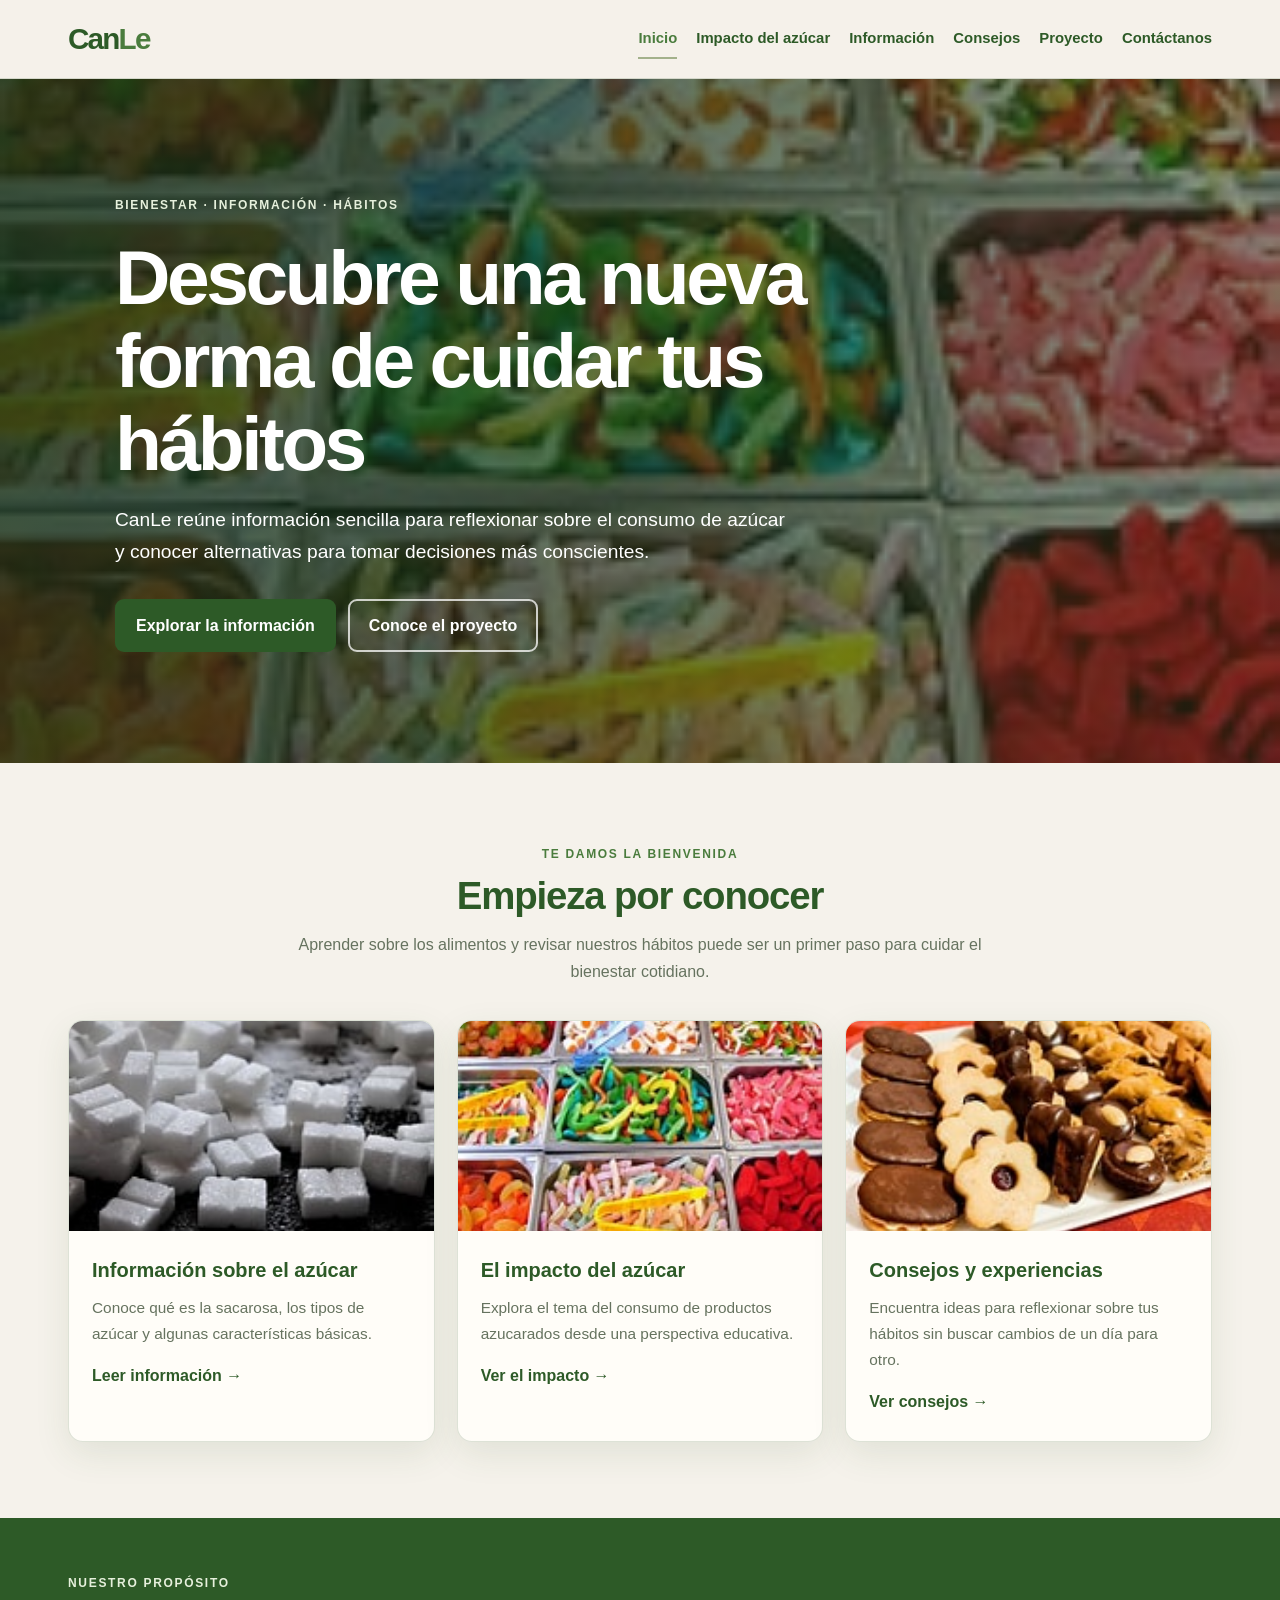
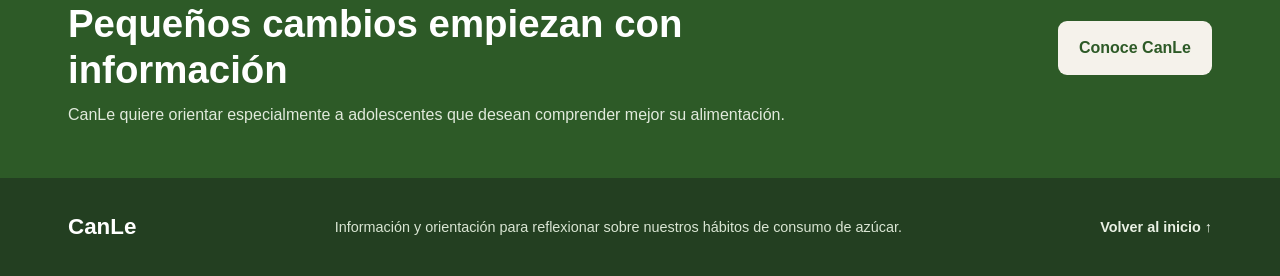
<file: index.html>
<!DOCTYPE html>
<html lang="es">
<head>
  <meta charset="UTF-8">
  <meta name="viewport" content="width=device-width, initial-scale=1.0">
  <meta name="description" content="CanLe: una página educativa sobre el azúcar, los hábitos y el bienestar.">
  <title>CanLe | Inicio</title>
  <link rel="stylesheet" href="styles.css">
  
</head>
<body>
<header class="site-header">
  <div class="header-inner">
    <a class="logo" href="index.html" aria-label="CanLe, página principal">Can<span>Le</span></a>
    <nav class="nav-links" aria-label="Navegación principal"><a href="index.html" aria-current="page">Inicio</a><a href="inicio.html">Impacto del azúcar</a><a href="informacion.html">Información</a><a href="consejos.html">Consejos</a><a href="proyecto.html">Proyecto</a><a href="contactanos.html">Contáctanos</a></nav>
  </div>
</header>
<main><section class="hero hero-home">
  <div class="hero-content">
    <span class="eyebrow eyebrow-light">Bienestar · Información · Hábitos</span>
    <h1>Descubre una nueva forma de cuidar tus hábitos</h1>
    <p>CanLe reúne información sencilla para reflexionar sobre el consumo de azúcar y conocer alternativas para tomar decisiones más conscientes.</p>
    <div class="hero-actions"><a class="button button-primary" href="informacion.html">Explorar la información</a><a class="button button-outline" href="proyecto.html">Conoce el proyecto</a></div>
  </div>
</section>
<section class="section section-intro">
  <div class="section-heading"><span class="eyebrow">Te damos la bienvenida</span><h2>Empieza por conocer</h2><p>Aprender sobre los alimentos y revisar nuestros hábitos puede ser un primer paso para cuidar el bienestar cotidiano.</p></div>
  <div class="feature-grid">
    <article class="feature-card"><img src="assets/azucar.jpg" alt="Cubos de azúcar blanco"><div class="feature-copy"><h3>Información sobre el azúcar</h3><p>Conoce qué es la sacarosa, los tipos de azúcar y algunas características básicas.</p><a class="text-link" href="informacion.html">Leer información <span aria-hidden="true">→</span></a></div></article>
    <article class="feature-card"><img src="assets/gomitas.jpg" alt="Variedad de dulces y gomitas de colores"><div class="feature-copy"><h3>El impacto del azúcar</h3><p>Explora el tema del consumo de productos azucarados desde una perspectiva educativa.</p><a class="text-link" href="inicio.html">Ver el impacto <span aria-hidden="true">→</span></a></div></article>
    <article class="feature-card"><img src="assets/galletas.jpg" alt="Galletas variadas en una bandeja"><div class="feature-copy"><h3>Consejos y experiencias</h3><p>Encuentra ideas para reflexionar sobre tus hábitos sin buscar cambios de un día para otro.</p><a class="text-link" href="consejos.html">Ver consejos <span aria-hidden="true">→</span></a></div></article>
  </div>
</section>
<section class="callout-section"><div><span class="eyebrow eyebrow-light">Nuestro propósito</span><h2>Pequeños cambios empiezan con información</h2><p>CanLe quiere orientar especialmente a adolescentes que desean comprender mejor su alimentación.</p></div><a class="button button-light" href="proyecto.html">Conoce CanLe</a></section></main>
<footer class="site-footer"><div class="footer-inner"><strong>CanLe</strong><p>Información y orientación para reflexionar sobre nuestros hábitos de consumo de azúcar.</p><a href="index.html">Volver al inicio ↑</a></div></footer>
</body>
</html>
</file>
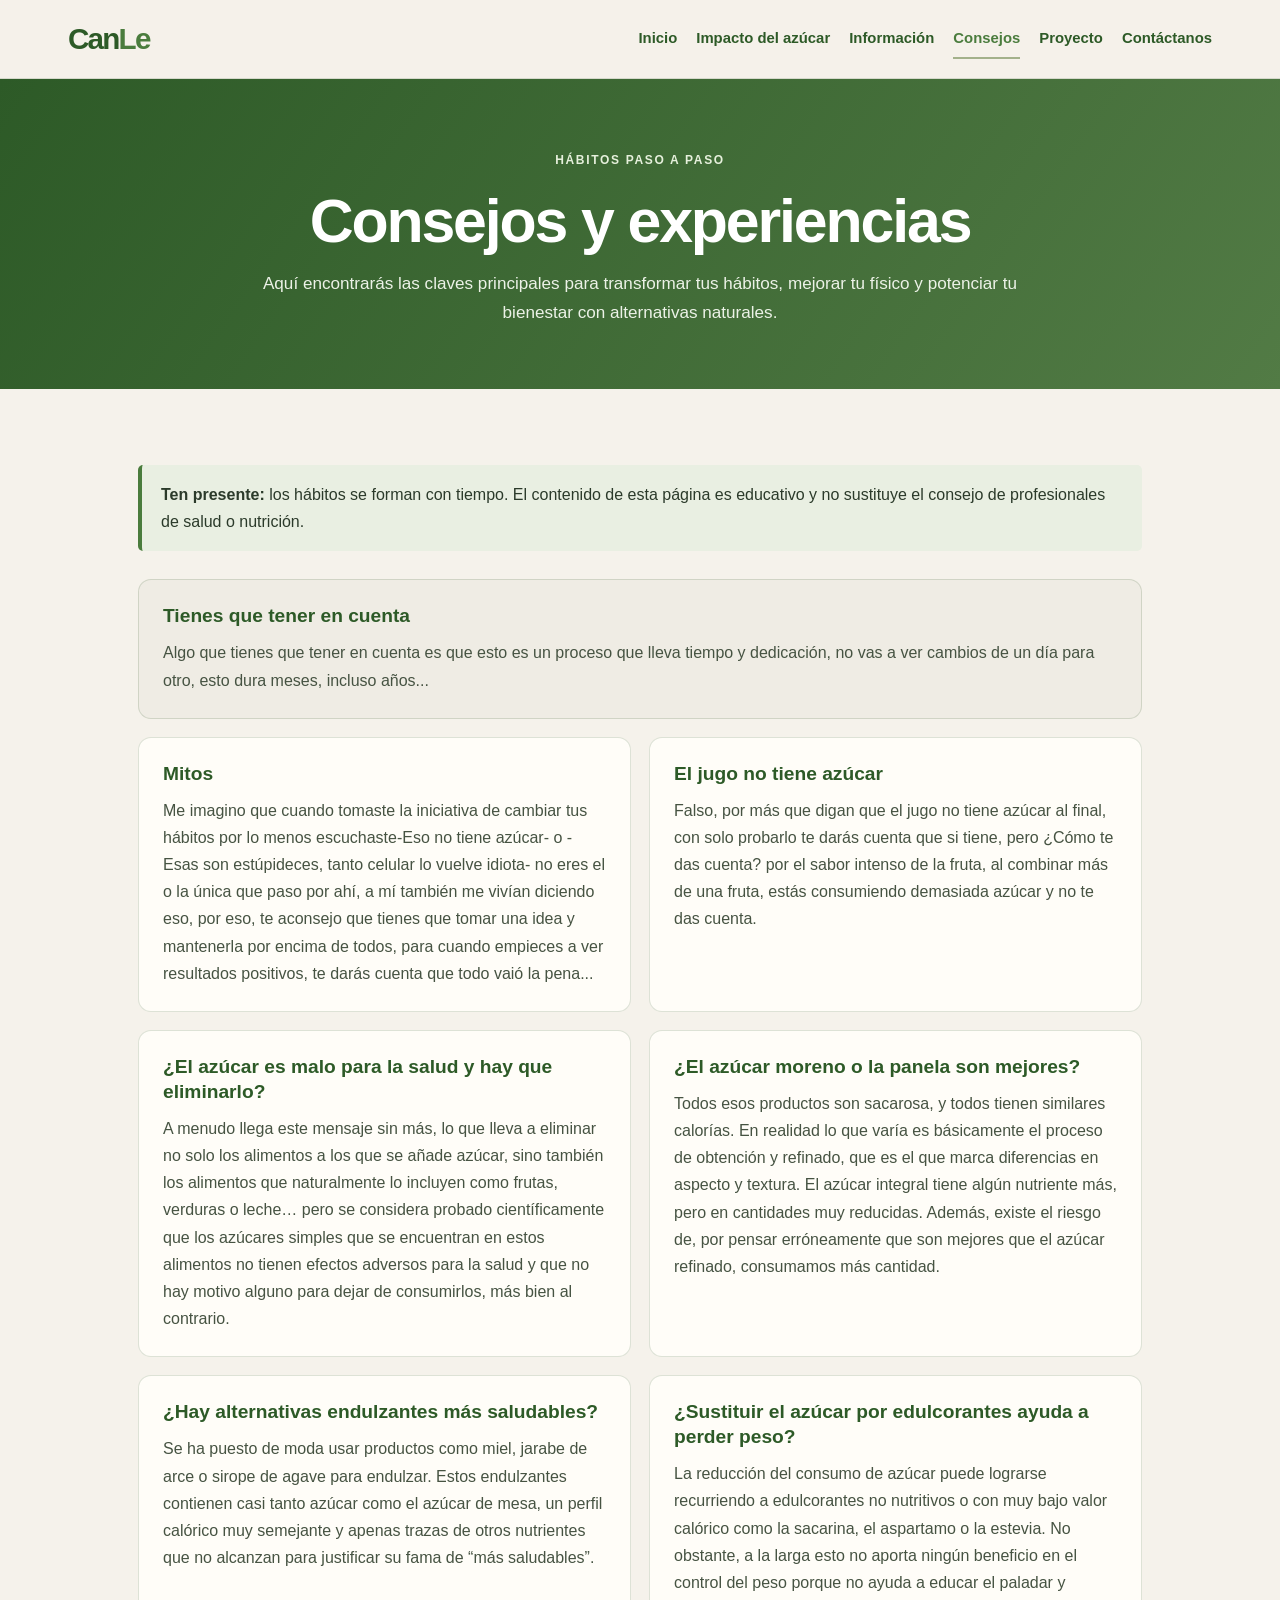
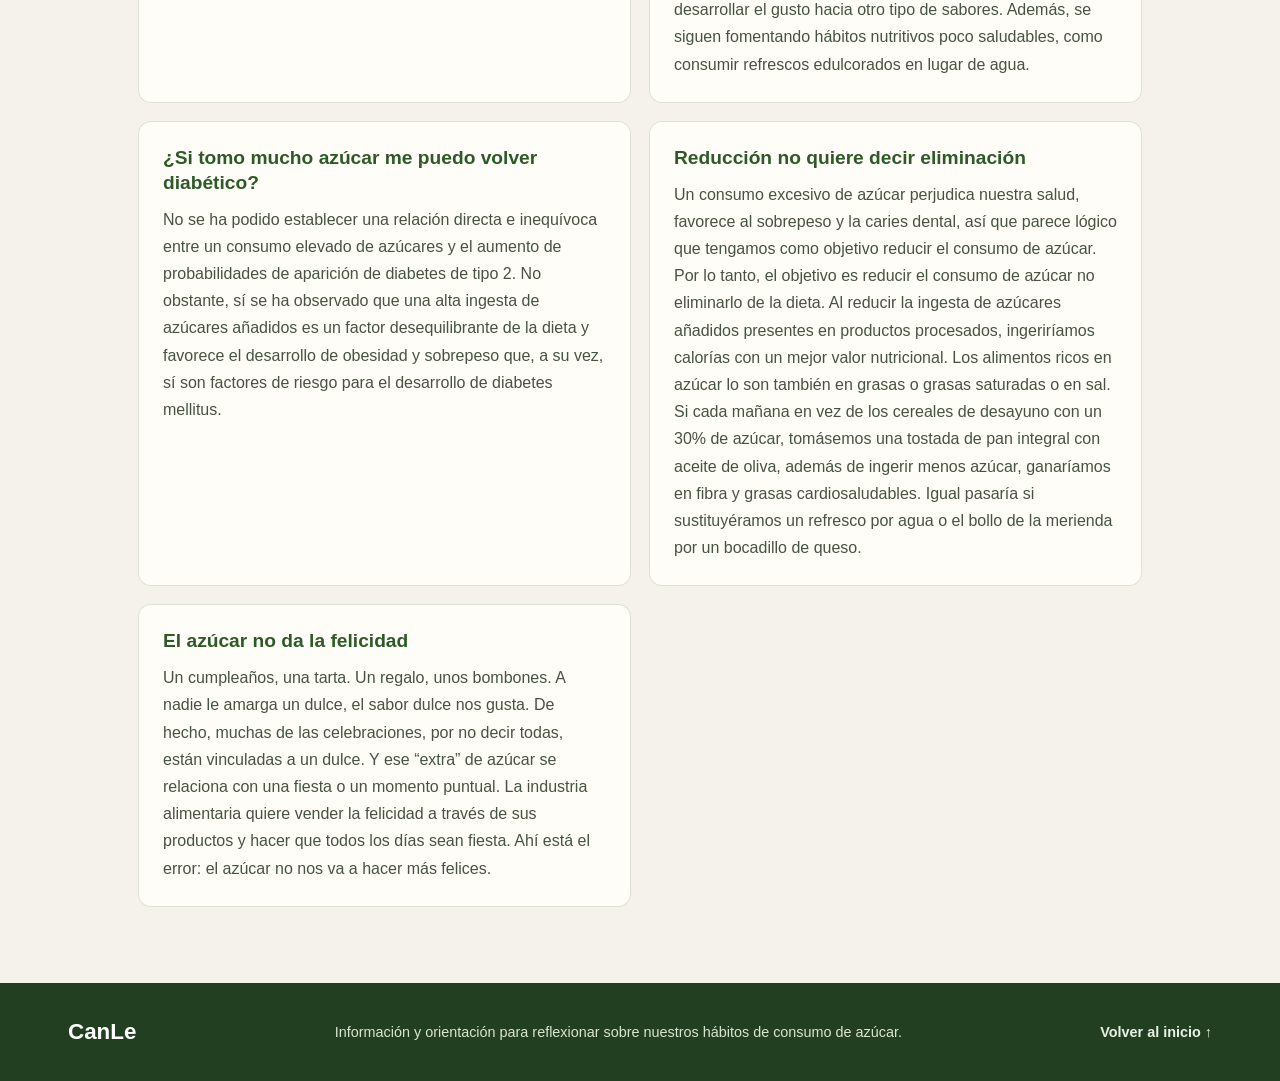
<file: consejos.html>
<!DOCTYPE html>
<html lang="es">
<head>
  <meta charset="UTF-8">
  <meta name="viewport" content="width=device-width, initial-scale=1.0">
  <meta name="description" content="Consejos y reflexiones educativas sobre hábitos y consumo de azúcar.">
  <title>CanLe | Consejos y experiencias</title>
  <link rel="stylesheet" href="styles.css">
  
</head>
<body>
<header class="site-header">
  <div class="header-inner">
    <a class="logo" href="index.html" aria-label="CanLe, página principal">Can<span>Le</span></a>
    <nav class="nav-links" aria-label="Navegación principal"><a href="index.html">Inicio</a><a href="inicio.html">Impacto del azúcar</a><a href="informacion.html">Información</a><a href="consejos.html" aria-current="page">Consejos</a><a href="proyecto.html">Proyecto</a><a href="contactanos.html">Contáctanos</a></nav>
  </div>
</header>
<main><section class="page-banner"><span class="eyebrow eyebrow-light">Hábitos paso a paso</span><h1>Consejos y experiencias</h1><p>Aquí encontrarás las claves principales para transformar tus hábitos, mejorar tu físico y potenciar tu bienestar con alternativas naturales.</p></section>
<section class="section article-section"><div class="notice"><strong>Ten presente:</strong> los hábitos se forman con tiempo. El contenido de esta página es educativo y no sustituye el consejo de profesionales de salud o nutrición.</div><div class="advice-grid"><article class="advice-card advice-lead"><h2>Tienes que tener en cuenta</h2><p>Algo que tienes que tener en cuenta es que esto es un proceso que lleva tiempo y dedicación, no vas a ver cambios de un día para otro, esto dura meses, incluso años...</p></article><article class="advice-card"><h2>Mitos</h2><p>Me imagino que cuando tomaste la iniciativa de cambiar tus hábitos por lo menos escuchaste-Eso no tiene azúcar- o -Esas son estúpideces, tanto celular lo vuelve idiota- no eres el o la única que paso por ahí, a mí también me vivían diciendo eso, por eso, te aconsejo que tienes que tomar una idea y mantenerla por encima de todos, para cuando empieces a ver resultados positivos, te darás cuenta que todo vaió la pena...</p></article><article class="advice-card"><h2>El jugo no tiene azúcar</h2><p>Falso, por más que digan que el jugo no tiene azúcar al final, con solo probarlo te darás cuenta que si tiene, pero ¿Cómo te das cuenta? por el sabor intenso de la fruta, al combinar más de una fruta, estás consumiendo demasiada azúcar y no te das cuenta.</p></article><article class="advice-card"><h2>¿El azúcar es malo para la salud y hay que eliminarlo?</h2><p>A menudo llega este mensaje sin más, lo que lleva a eliminar no solo los alimentos a los que se añade azúcar, sino también los alimentos que naturalmente lo incluyen como frutas, verduras o leche… pero se considera probado científicamente que los azúcares simples que se encuentran en estos alimentos no tienen efectos adversos para la salud y que no hay motivo alguno para dejar de consumirlos, más bien al contrario.</p></article><article class="advice-card"><h2>¿El azúcar moreno o la panela son mejores?</h2><p>Todos esos productos son sacarosa, y todos tienen similares calorías. En realidad lo que varía es básicamente el proceso de obtención y refinado, que es el que marca diferencias en aspecto y textura. El azúcar integral tiene algún nutriente más, pero en cantidades muy reducidas. Además, existe el riesgo de, por pensar erróneamente que son mejores que el azúcar refinado, consumamos más cantidad.</p></article><article class="advice-card"><h2>¿Hay alternativas endulzantes más saludables?</h2><p>Se ha puesto de moda usar productos como miel, jarabe de arce o sirope de agave para endulzar. Estos endulzantes contienen casi tanto azúcar como el azúcar de mesa, un perfil calórico muy semejante y apenas trazas de otros nutrientes que no alcanzan para justificar su fama de “más saludables”.</p></article><article class="advice-card"><h2>¿Sustituir el azúcar por edulcorantes ayuda a perder peso?</h2><p>La reducción del consumo de azúcar puede lograrse recurriendo a edulcorantes no nutritivos o con muy bajo valor calórico como la sacarina, el aspartamo o la estevia. No obstante, a la larga esto no aporta ningún beneficio en el control del peso porque no ayuda a educar el paladar y desarrollar el gusto hacia otro tipo de sabores. Además, se siguen fomentando hábitos nutritivos poco saludables, como consumir refrescos edulcorados en lugar de agua.</p></article><article class="advice-card"><h2>¿Si tomo mucho azúcar me puedo volver diabético?</h2><p>No se ha podido establecer una relación directa e inequívoca entre un consumo elevado de azúcares y el aumento de probabilidades de aparición de diabetes de tipo 2. No obstante, sí se ha observado que una alta ingesta de azúcares añadidos es un factor desequilibrante de la dieta y favorece el desarrollo de obesidad y sobrepeso que, a su vez, sí son factores de riesgo para el desarrollo de diabetes mellitus.</p></article><article class="advice-card"><h2>Reducción no quiere decir eliminación</h2><p>Un consumo excesivo de azúcar perjudica nuestra salud, favorece al sobrepeso y la caries dental, así que parece lógico que tengamos como objetivo reducir el consumo de azúcar. Por lo tanto, el objetivo es reducir el consumo de azúcar no eliminarlo de la dieta. Al reducir la ingesta de azúcares añadidos presentes en productos procesados, ingeriríamos calorías con un mejor valor nutricional. Los alimentos ricos en azúcar lo son también en grasas o grasas saturadas o en sal. Si cada mañana en vez de los cereales de desayuno con un 30% de azúcar, tomásemos una tostada de pan integral con aceite de oliva, además de ingerir menos azúcar, ganaríamos en fibra y grasas cardiosaludables. Igual pasaría si sustituyéramos un refresco por agua o el bollo de la merienda por un bocadillo de queso.</p></article><article class="advice-card"><h2>El azúcar no da la felicidad</h2><p>Un cumpleaños, una tarta. Un regalo, unos bombones. A nadie le amarga un dulce, el sabor dulce nos gusta. De hecho, muchas de las celebraciones, por no decir todas, están vinculadas a un dulce. Y ese “extra” de azúcar se relaciona con una fiesta o un momento puntual. La industria alimentaria quiere vender la felicidad a través de sus productos y hacer que todos los días sean fiesta. Ahí está el error: el azúcar no nos va a hacer más felices.</p></article></div></section></main>
<footer class="site-footer"><div class="footer-inner"><strong>CanLe</strong><p>Información y orientación para reflexionar sobre nuestros hábitos de consumo de azúcar.</p><a href="index.html">Volver al inicio ↑</a></div></footer>
</body>
</html>
</file>
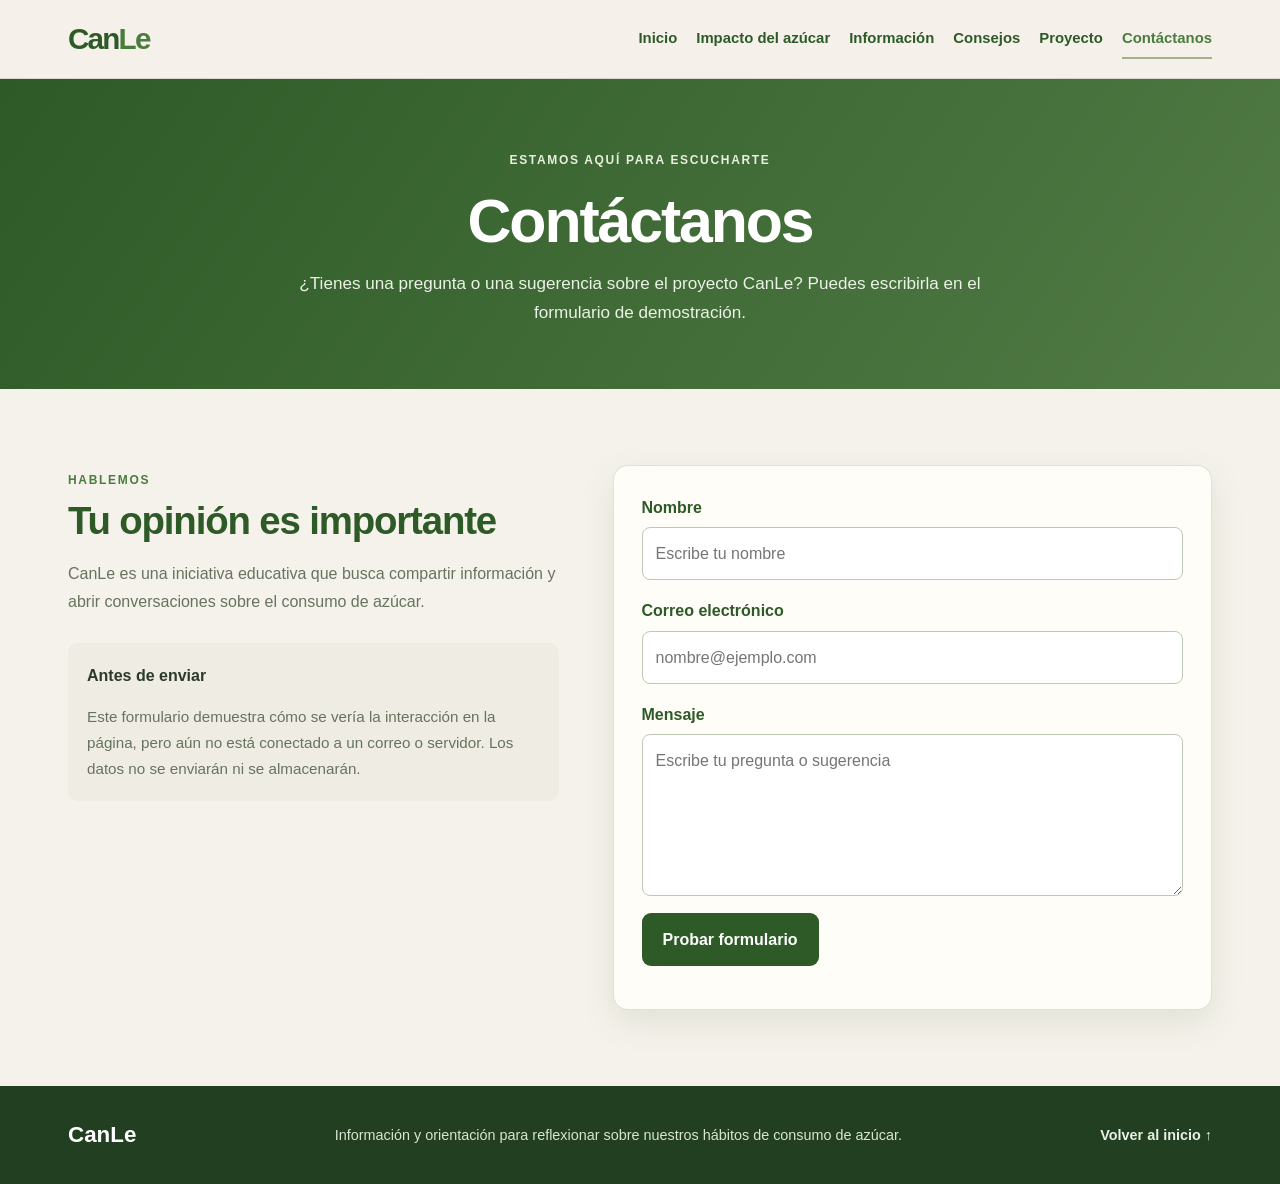
<file: contactanos.html>
<!DOCTYPE html>
<html lang="es">
<head>
  <meta charset="UTF-8">
  <meta name="viewport" content="width=device-width, initial-scale=1.0">
  <meta name="description" content="Ponte en contacto con el equipo del proyecto CanLe.">
  <title>CanLe | Contáctanos</title>
  <link rel="stylesheet" href="styles.css">
  
</head>
<body>
<header class="site-header">
  <div class="header-inner">
    <a class="logo" href="index.html" aria-label="CanLe, página principal">Can<span>Le</span></a>
    <nav class="nav-links" aria-label="Navegación principal"><a href="index.html">Inicio</a><a href="inicio.html">Impacto del azúcar</a><a href="informacion.html">Información</a><a href="consejos.html">Consejos</a><a href="proyecto.html">Proyecto</a><a href="contactanos.html" aria-current="page">Contáctanos</a></nav>
  </div>
</header>
<main><section class="page-banner"><span class="eyebrow eyebrow-light">Estamos aquí para escucharte</span><h1>Contáctanos</h1><p>¿Tienes una pregunta o una sugerencia sobre el proyecto CanLe? Puedes escribirla en el formulario de demostración.</p></section>
<section class="section contact-layout"><div class="contact-copy"><span class="eyebrow">Hablemos</span><h2>Tu opinión es importante</h2><p>CanLe es una iniciativa educativa que busca compartir información y abrir conversaciones sobre el consumo de azúcar.</p><div class="contact-note"><strong>Antes de enviar</strong><p>Este formulario demuestra cómo se vería la interacción en la página, pero aún no está conectado a un correo o servidor. Los datos no se enviarán ni se almacenarán.</p></div></div><form id="contact-form" class="contact-form"><label for="nombre">Nombre</label><input id="nombre" name="nombre" autocomplete="name" required maxlength="80" placeholder="Escribe tu nombre"><label for="correo">Correo electrónico</label><input id="correo" name="correo" type="email" autocomplete="email" required maxlength="120" placeholder="nombre@ejemplo.com"><label for="mensaje">Mensaje</label><textarea id="mensaje" name="mensaje" rows="5" required maxlength="1000" placeholder="Escribe tu pregunta o sugerencia"></textarea><button class="button button-primary" type="submit">Probar formulario</button><p id="form-status" class="form-status" aria-live="polite"></p></form></section>
<script>
document.getElementById('contact-form').addEventListener('submit', function (event) {
  event.preventDefault();
  document.getElementById('form-status').textContent = 'Validación completada. Este formulario es una demostración: no se envió ningún mensaje.';
  this.reset();
});
</script></main>
<footer class="site-footer"><div class="footer-inner"><strong>CanLe</strong><p>Información y orientación para reflexionar sobre nuestros hábitos de consumo de azúcar.</p><a href="index.html">Volver al inicio ↑</a></div></footer>
</body>
</html>
</file>
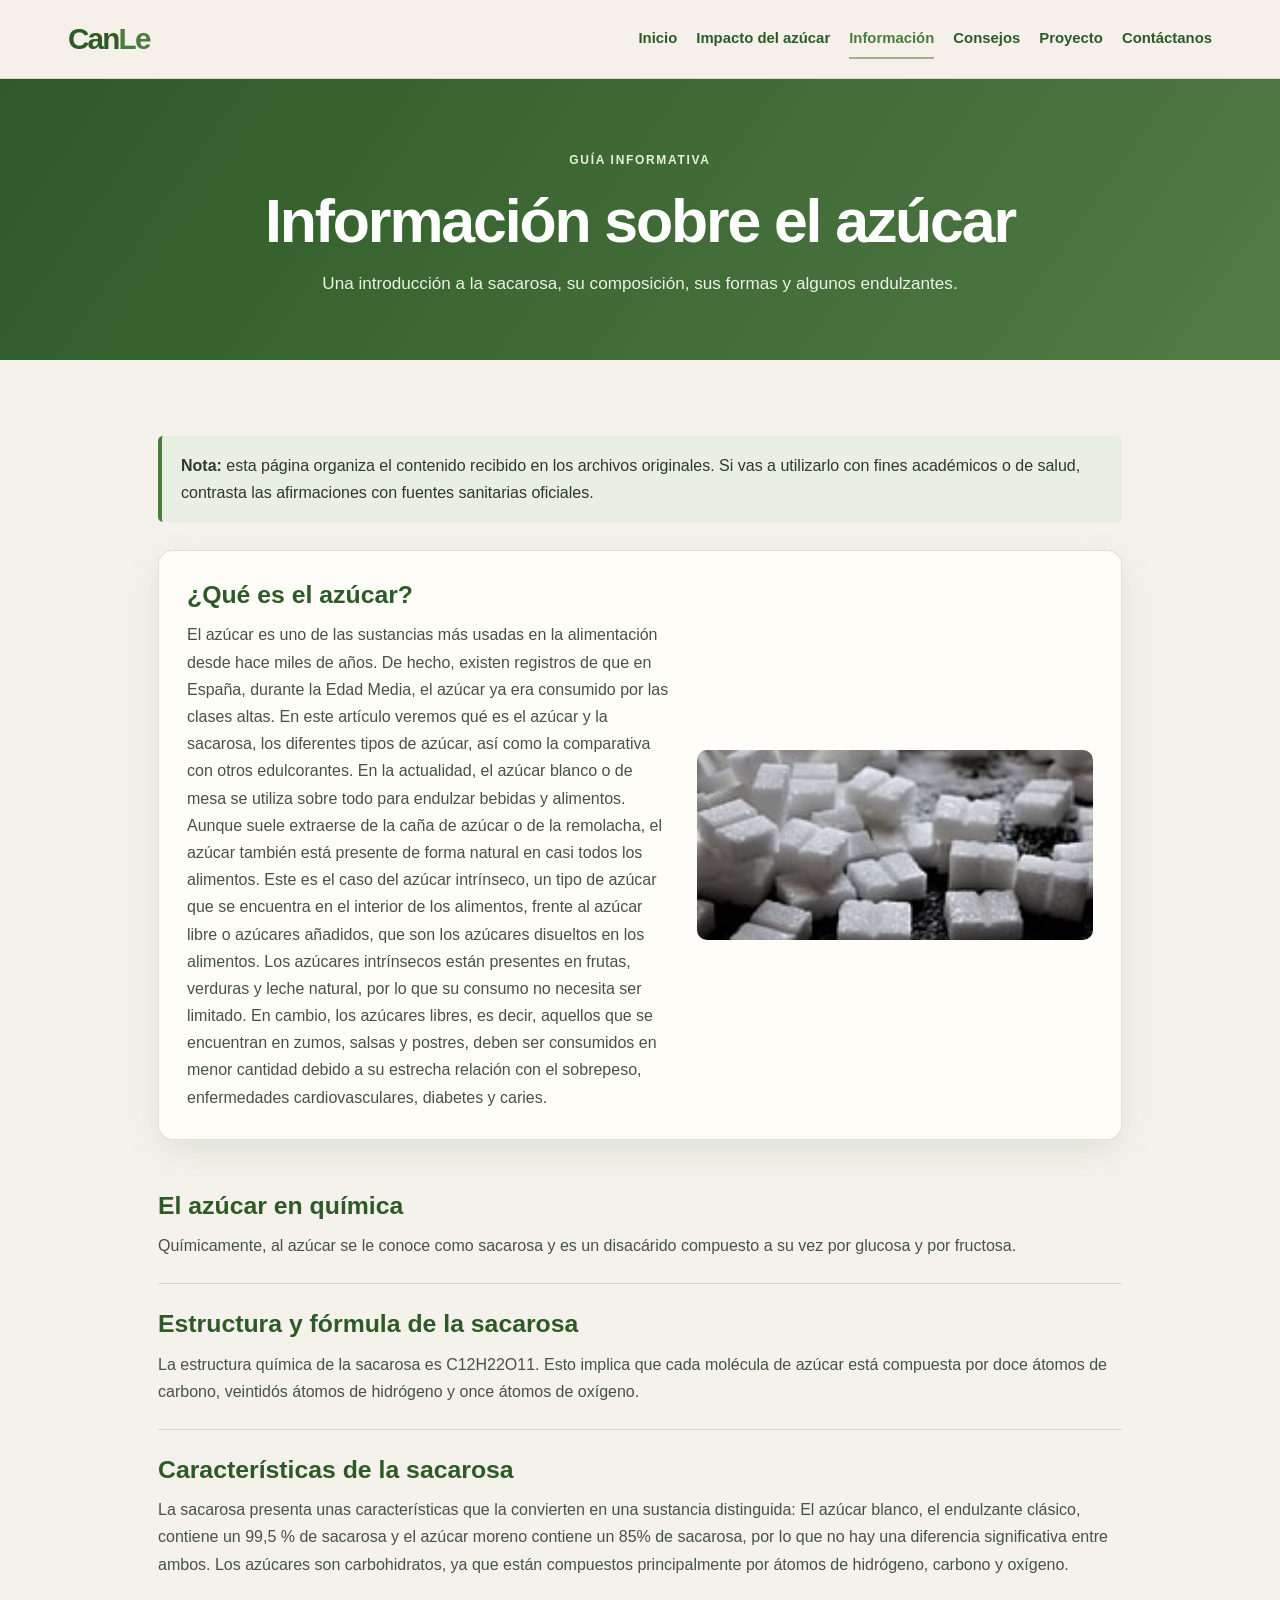
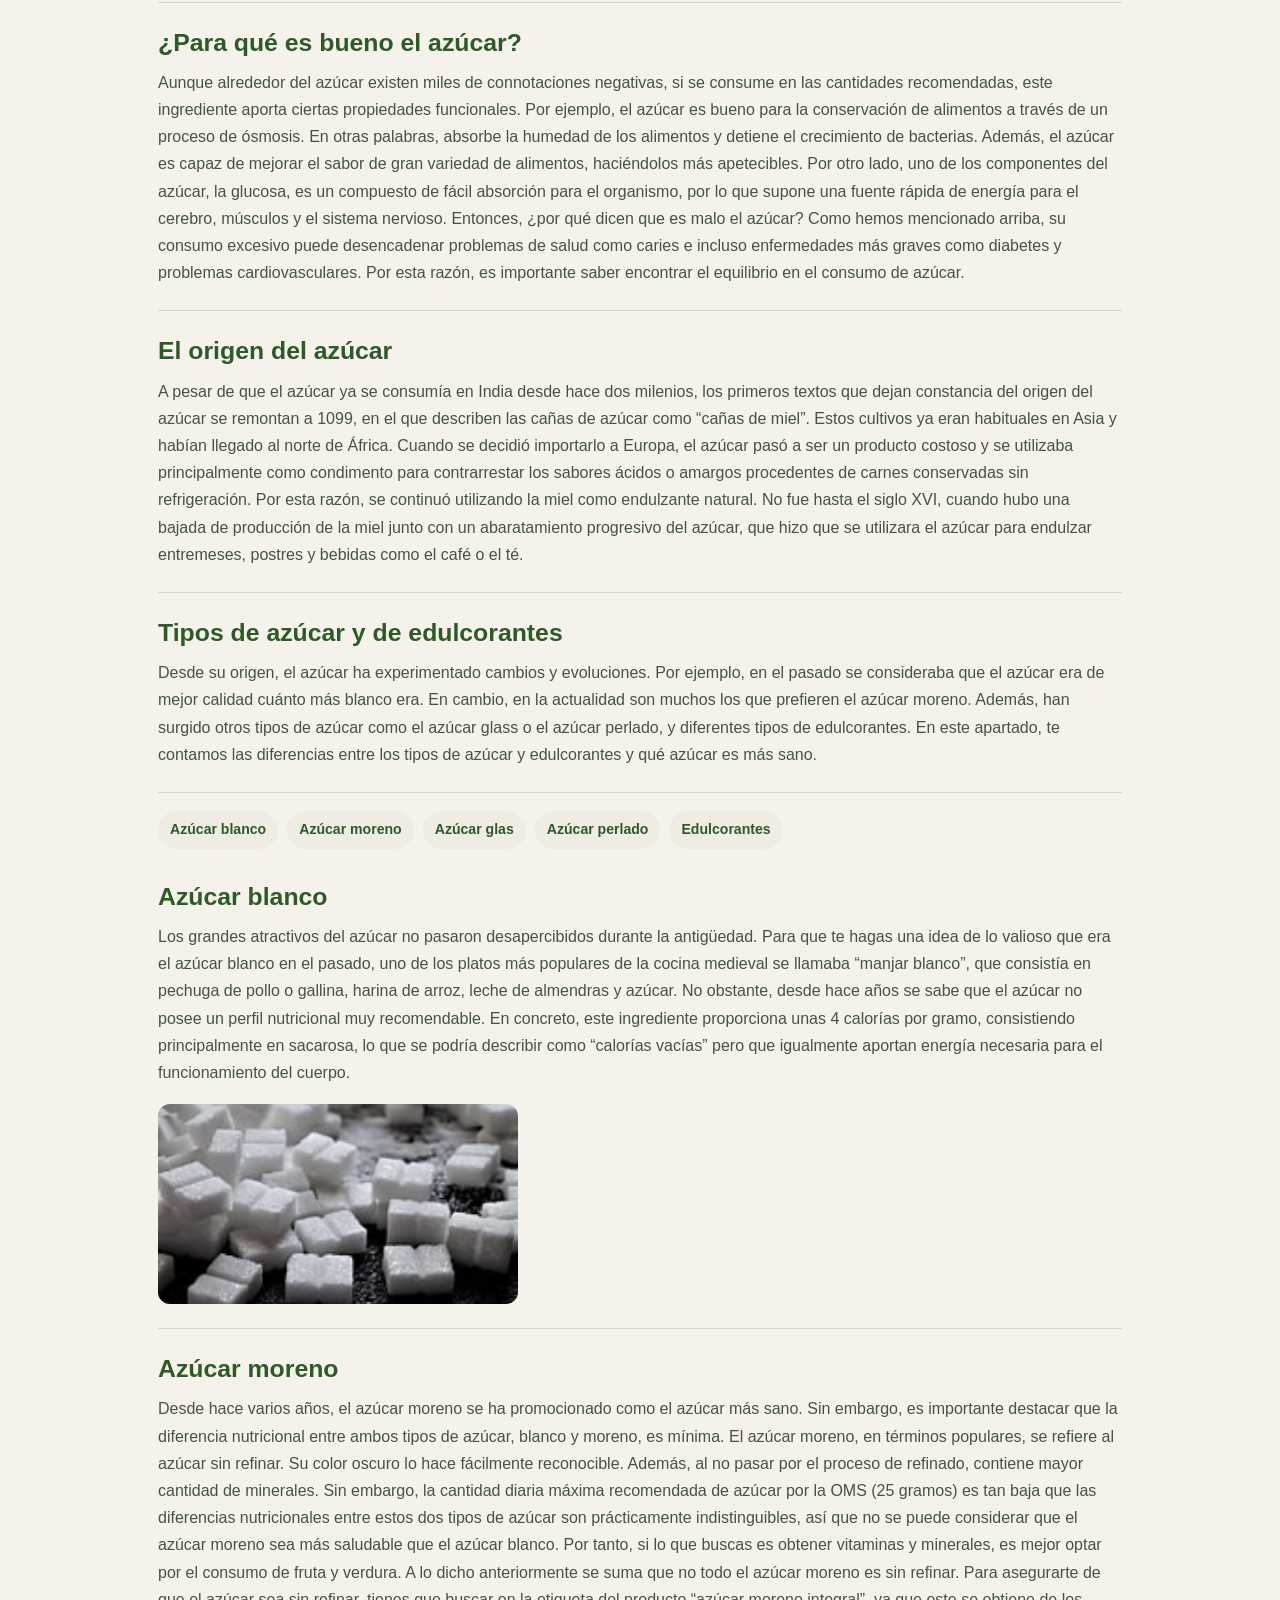
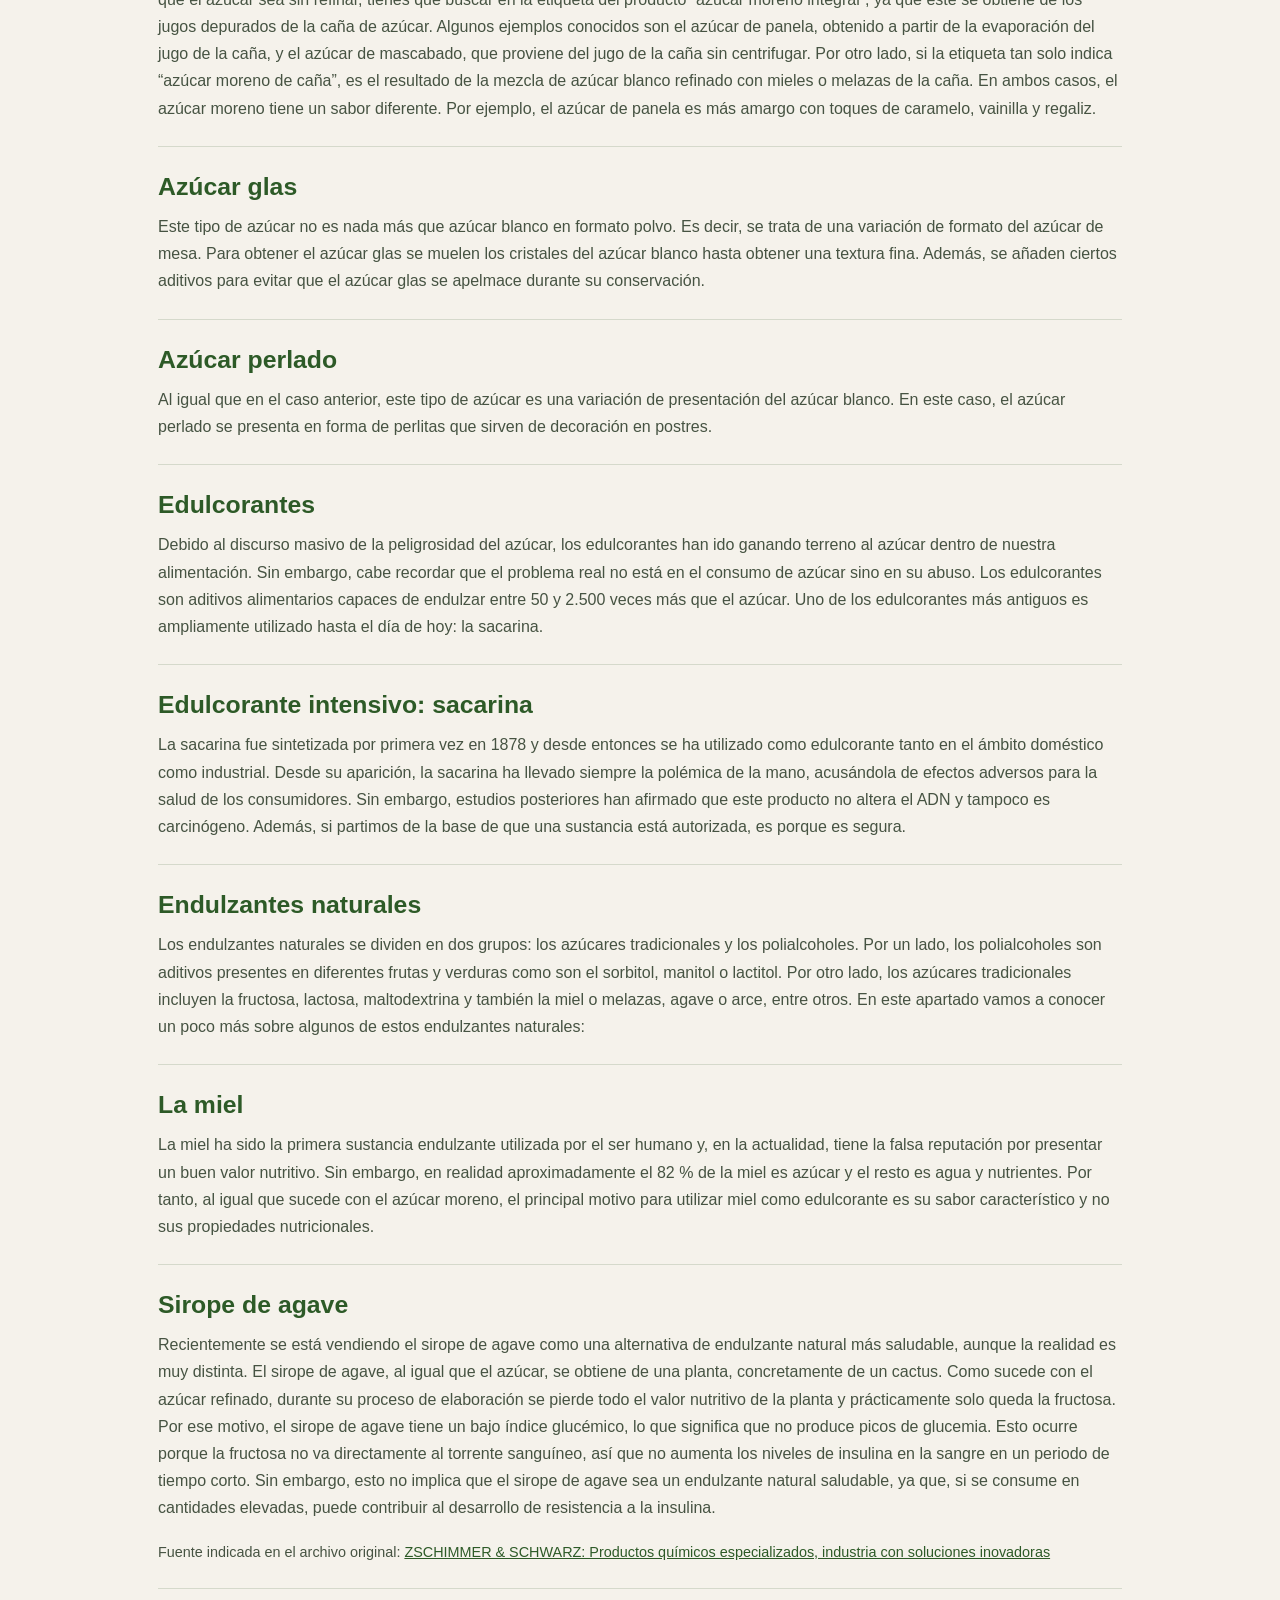
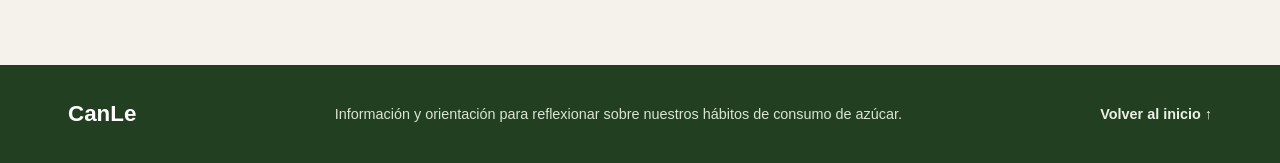
<file: informacion.html>
<!DOCTYPE html>
<html lang="es">
<head>
  <meta charset="UTF-8">
  <meta name="viewport" content="width=device-width, initial-scale=1.0">
  <meta name="description" content="Artículo educativo sobre el azúcar, la sacarosa, sus tipos y los edulcorantes.">
  <title>CanLe | Información sobre el azúcar</title>
  <link rel="stylesheet" href="styles.css">
  
</head>
<body>
<header class="site-header">
  <div class="header-inner">
    <a class="logo" href="index.html" aria-label="CanLe, página principal">Can<span>Le</span></a>
    <nav class="nav-links" aria-label="Navegación principal"><a href="index.html">Inicio</a><a href="inicio.html">Impacto del azúcar</a><a href="informacion.html" aria-current="page">Información</a><a href="consejos.html">Consejos</a><a href="proyecto.html">Proyecto</a><a href="contactanos.html">Contáctanos</a></nav>
  </div>
</header>
<main><section class="page-banner"><span class="eyebrow eyebrow-light">Guía informativa</span><h1>Información sobre el azúcar</h1><p>Una introducción a la sacarosa, su composición, sus formas y algunos endulzantes.</p></section>
<section class="section information-page"><div class="notice"><strong>Nota:</strong> esta página organiza el contenido recibido en los archivos originales. Si vas a utilizarlo con fines académicos o de salud, contrasta las afirmaciones con fuentes sanitarias oficiales.</div><section class="info-feature"><div><h2>¿Qué es el azúcar?</h2><p>El azúcar es uno de las sustancias más usadas en la alimentación desde hace miles de años. De hecho, existen registros de que en España, durante la Edad Media, el azúcar ya era consumido por las clases altas. En este artículo veremos qué es el azúcar y la sacarosa, los diferentes tipos de azúcar, así como la comparativa con otros edulcorantes. En la actualidad, el azúcar blanco o de mesa se utiliza sobre todo para endulzar bebidas y alimentos. Aunque suele extraerse de la caña de azúcar o de la remolacha, el azúcar también está presente de forma natural en casi todos los alimentos. Este es el caso del azúcar intrínseco, un tipo de azúcar que se encuentra en el interior de los alimentos, frente al azúcar libre o azúcares añadidos, que son los azúcares disueltos en los alimentos. Los azúcares intrínsecos están presentes en frutas, verduras y leche natural, por lo que su consumo no necesita ser limitado. En cambio, los azúcares libres, es decir, aquellos que se encuentran en zumos, salsas y postres, deben ser consumidos en menor cantidad debido a su estrecha relación con el sobrepeso, enfermedades cardiovasculares, diabetes y caries.</p></div><img src="assets/azucar.jpg" alt="Cubos de azúcar blanco"></section><section class="info-entry"><h2>El azúcar en química</h2><p>Químicamente, al azúcar se le conoce como sacarosa y es un disacárido compuesto a su vez por glucosa y por fructosa.</p></section><section class="info-entry"><h2>Estructura y fórmula de la sacarosa</h2><p>La estructura química de la sacarosa es C12H22O11. Esto implica que cada molécula de azúcar está compuesta por doce átomos de carbono, veintidós átomos de hidrógeno y once átomos de oxígeno.</p></section><section class="info-entry"><h2>Características de la sacarosa</h2><p>La sacarosa presenta unas características que la convierten en una sustancia distinguida: El azúcar blanco, el endulzante clásico, contiene un 99,5 % de sacarosa y el azúcar moreno contiene un 85% de sacarosa, por lo que no hay una diferencia significativa entre ambos. Los azúcares son carbohidratos, ya que están compuestos principalmente por átomos de hidrógeno, carbono y oxígeno.</p></section><section class="info-entry"><h2>¿Para qué es bueno el azúcar?</h2><p>Aunque alrededor del azúcar existen miles de connotaciones negativas, si se consume en las cantidades recomendadas, este ingrediente aporta ciertas propiedades funcionales. Por ejemplo, el azúcar es bueno para la conservación de alimentos a través de un proceso de ósmosis. En otras palabras, absorbe la humedad de los alimentos y detiene el crecimiento de bacterias. Además, el azúcar es capaz de mejorar el sabor de gran variedad de alimentos, haciéndolos más apetecibles. Por otro lado, uno de los componentes del azúcar, la glucosa, es un compuesto de fácil absorción para el organismo, por lo que supone una fuente rápida de energía para el cerebro, músculos y el sistema nervioso. Entonces, ¿por qué dicen que es malo el azúcar? Como hemos mencionado arriba, su consumo excesivo puede desencadenar problemas de salud como caries e incluso enfermedades más graves como diabetes y problemas cardiovasculares. Por esta razón, es importante saber encontrar el equilibrio en el consumo de azúcar.</p></section><section class="info-entry"><h2>El origen del azúcar</h2><p>A pesar de que el azúcar ya se consumía en India desde hace dos milenios, los primeros textos que dejan constancia del origen del azúcar se remontan a 1099, en el que describen las cañas de azúcar como “cañas de miel”. Estos cultivos ya eran habituales en Asia y habían llegado al norte de África. Cuando se decidió importarlo a Europa, el azúcar pasó a ser un producto costoso y se utilizaba principalmente como condimento para contrarrestar los sabores ácidos o amargos procedentes de carnes conservadas sin refrigeración. Por esta razón, se continuó utilizando la miel como endulzante natural. No fue hasta el siglo XVI, cuando hubo una bajada de producción de la miel junto con un abaratamiento progresivo del azúcar, que hizo que se utilizara el azúcar para endulzar entremeses, postres y bebidas como el café o el té.</p></section><section class="info-entry"><h2>Tipos de azúcar y de edulcorantes</h2><p>Desde su origen, el azúcar ha experimentado cambios y evoluciones. Por ejemplo, en el pasado se consideraba que el azúcar era de mejor calidad cuánto más blanco era. En cambio, en la actualidad son muchos los que prefieren el azúcar moreno. Además, han surgido otros tipos de azúcar como el azúcar glass o el azúcar perlado, y diferentes tipos de edulcorantes. En este apartado, te contamos las diferencias entre los tipos de azúcar y edulcorantes y qué azúcar es más sano.</p></section><div class="type-chips" aria-label="Temas incluidos"><span>Azúcar blanco</span><span>Azúcar moreno</span><span>Azúcar glas</span><span>Azúcar perlado</span><span>Edulcorantes</span></div><section class="info-entry"><h2>Azúcar blanco</h2><p>Los grandes atractivos del azúcar no pasaron desapercibidos durante la antigüedad. Para que te hagas una idea de lo valioso que era el azúcar blanco en el pasado, uno de los platos más populares de la cocina medieval se llamaba “manjar blanco”, que consistía en pechuga de pollo o gallina, harina de arroz, leche de almendras y azúcar. No obstante, desde hace años se sabe que el azúcar no posee un perfil nutricional muy recomendable. En concreto, este ingrediente proporciona unas 4 calorías por gramo, consistiendo principalmente en sacarosa, lo que se podría describir como “calorías vacías” pero que igualmente aportan energía necesaria para el funcionamiento del cuerpo.</p><img class="article-image article-image-small" src="assets/azucar.jpg" alt="Cubos de azúcar blanco"></section><section class="info-entry"><h2>Azúcar moreno</h2><p>Desde hace varios años, el azúcar moreno se ha promocionado como el azúcar más sano. Sin embargo, es importante destacar que la diferencia nutricional entre ambos tipos de azúcar, blanco y moreno, es mínima. El azúcar moreno, en términos populares, se refiere al azúcar sin refinar. Su color oscuro lo hace fácilmente reconocible. Además, al no pasar por el proceso de refinado, contiene mayor cantidad de minerales. Sin embargo, la cantidad diaria máxima recomendada de azúcar por la OMS (25 gramos) es tan baja que las diferencias nutricionales entre estos dos tipos de azúcar son prácticamente indistinguibles, así que no se puede considerar que el azúcar moreno sea más saludable que el azúcar blanco. Por tanto, si lo que buscas es obtener vitaminas y minerales, es mejor optar por el consumo de fruta y verdura. A lo dicho anteriormente se suma que no todo el azúcar moreno es sin refinar. Para asegurarte de que el azúcar sea sin refinar, tienes que buscar en la etiqueta del producto “azúcar moreno integral”, ya que este se obtiene de los jugos depurados de la caña de azúcar. Algunos ejemplos conocidos son el azúcar de panela, obtenido a partir de la evaporación del jugo de la caña, y el azúcar de mascabado, que proviene del jugo de la caña sin centrifugar. Por otro lado, si la etiqueta tan solo indica “azúcar moreno de caña”, es el resultado de la mezcla de azúcar blanco refinado con mieles o melazas de la caña. En ambos casos, el azúcar moreno tiene un sabor diferente. Por ejemplo, el azúcar de panela es más amargo con toques de caramelo, vainilla y regaliz.</p></section><section class="info-entry"><h2>Azúcar glas</h2><p>Este tipo de azúcar no es nada más que azúcar blanco en formato polvo. Es decir, se trata de una variación de formato del azúcar de mesa. Para obtener el azúcar glas se muelen los cristales del azúcar blanco hasta obtener una textura fina. Además, se añaden ciertos aditivos para evitar que el azúcar glas se apelmace durante su conservación.</p></section><section class="info-entry"><h2>Azúcar perlado</h2><p>Al igual que en el caso anterior, este tipo de azúcar es una variación de presentación del azúcar blanco. En este caso, el azúcar perlado se presenta en forma de perlitas que sirven de decoración en postres.</p></section><section class="info-entry"><h2>Edulcorantes</h2><p>Debido al discurso masivo de la peligrosidad del azúcar, los edulcorantes han ido ganando terreno al azúcar dentro de nuestra alimentación. Sin embargo, cabe recordar que el problema real no está en el consumo de azúcar sino en su abuso. Los edulcorantes son aditivos alimentarios capaces de endulzar entre 50 y 2.500 veces más que el azúcar. Uno de los edulcorantes más antiguos es ampliamente utilizado hasta el día de hoy: la sacarina.</p></section><section class="info-entry"><h2>Edulcorante intensivo: sacarina</h2><p>La sacarina fue sintetizada por primera vez en 1878 y desde entonces se ha utilizado como edulcorante tanto en el ámbito doméstico como industrial. Desde su aparición, la sacarina ha llevado siempre la polémica de la mano, acusándola de efectos adversos para la salud de los consumidores. Sin embargo, estudios posteriores han afirmado que este producto no altera el ADN y tampoco es carcinógeno. Además, si partimos de la base de que una sustancia está autorizada, es porque es segura.</p></section><section class="info-entry"><h2>Endulzantes naturales</h2><p>Los endulzantes naturales se dividen en dos grupos: los azúcares tradicionales y los polialcoholes. Por un lado, los polialcoholes son aditivos presentes en diferentes frutas y verduras como son el sorbitol, manitol o lactitol. Por otro lado, los azúcares tradicionales incluyen la fructosa, lactosa, maltodextrina y también la miel o melazas, agave o arce, entre otros. En este apartado vamos a conocer un poco más sobre algunos de estos endulzantes naturales:</p></section><section class="info-entry"><h2>La miel</h2><p>La miel ha sido la primera sustancia endulzante utilizada por el ser humano y, en la actualidad, tiene la falsa reputación por presentar un buen valor nutritivo. Sin embargo, en realidad aproximadamente el 82 % de la miel es azúcar y el resto es agua y nutrientes. Por tanto, al igual que sucede con el azúcar moreno, el principal motivo para utilizar miel como edulcorante es su sabor característico y no sus propiedades nutricionales.</p></section><section class="info-entry"><h2>Sirope de agave</h2><p>Recientemente se está vendiendo el sirope de agave como una alternativa de endulzante natural más saludable, aunque la realidad es muy distinta. El sirope de agave, al igual que el azúcar, se obtiene de una planta, concretamente de un cactus. Como sucede con el azúcar refinado, durante su proceso de elaboración se pierde todo el valor nutritivo de la planta y prácticamente solo queda la fructosa. Por ese motivo, el sirope de agave tiene un bajo índice glucémico, lo que significa que no produce picos de glucemia. Esto ocurre porque la fructosa no va directamente al torrente sanguíneo, así que no aumenta los niveles de insulina en la sangre en un periodo de tiempo corto. Sin embargo, esto no implica que el sirope de agave sea un endulzante natural saludable, ya que, si se consume en cantidades elevadas, puede contribuir al desarrollo de resistencia a la insulina.</p><p class="source-line">Fuente indicada en el archivo original: <a href="https://www.zschimmer-schwarz.es/" target="_blank" rel="noopener noreferrer">ZSCHIMMER &amp; SCHWARZ: Productos químicos especializados, industria con soluciones inovadoras</a></p></section></section></main>
<footer class="site-footer"><div class="footer-inner"><strong>CanLe</strong><p>Información y orientación para reflexionar sobre nuestros hábitos de consumo de azúcar.</p><a href="index.html">Volver al inicio ↑</a></div></footer>
</body>
</html>
</file>
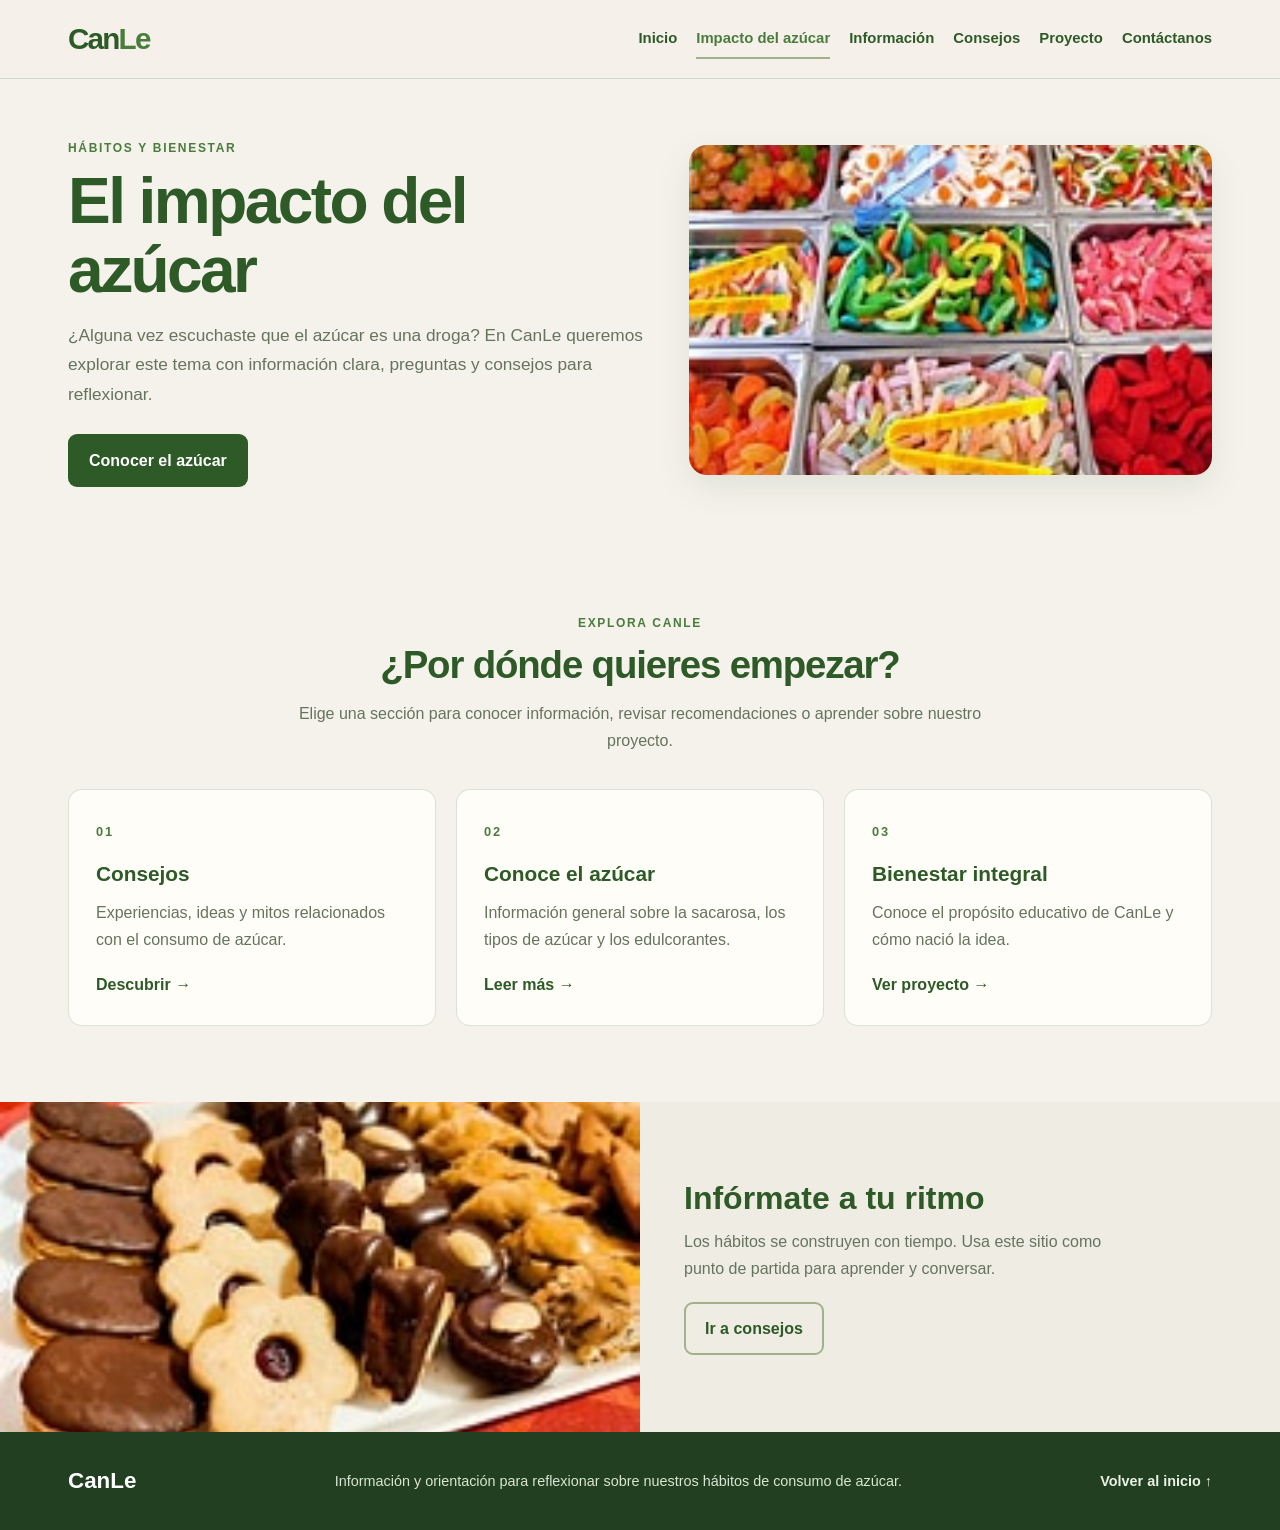
<file: inicio.html>
<!DOCTYPE html>
<html lang="es">
<head>
  <meta charset="UTF-8">
  <meta name="viewport" content="width=device-width, initial-scale=1.0">
  <meta name="description" content="Explora el tema del azúcar y los hábitos desde la propuesta educativa de CanLe.">
  <title>CanLe | Impacto del azúcar</title>
  <link rel="stylesheet" href="styles.css">
  
</head>
<body>
<header class="site-header">
  <div class="header-inner">
    <a class="logo" href="index.html" aria-label="CanLe, página principal">Can<span>Le</span></a>
    <nav class="nav-links" aria-label="Navegación principal"><a href="index.html">Inicio</a><a href="inicio.html" aria-current="page">Impacto del azúcar</a><a href="informacion.html">Información</a><a href="consejos.html">Consejos</a><a href="proyecto.html">Proyecto</a><a href="contactanos.html">Contáctanos</a></nav>
  </div>
</header>
<main><section class="page-hero"><div class="page-hero-copy"><span class="eyebrow">Hábitos y bienestar</span><h1>El impacto del azúcar</h1><p>¿Alguna vez escuchaste que el azúcar es una droga? En CanLe queremos explorar este tema con información clara, preguntas y consejos para reflexionar.</p><a class="button button-primary" href="informacion.html">Conocer el azúcar</a></div><img src="assets/gomitas.jpg" alt="Dulces y gomitas de distintos colores"></section>
<section class="section"><div class="section-heading"><span class="eyebrow">Explora CanLe</span><h2>¿Por dónde quieres empezar?</h2><p>Elige una sección para conocer información, revisar recomendaciones o aprender sobre nuestro proyecto.</p></div>
<div class="topic-grid">
  <a class="topic-card" href="consejos.html"><span class="topic-number">01</span><h3>Consejos</h3><p>Experiencias, ideas y mitos relacionados con el consumo de azúcar.</p><span class="text-link">Descubrir →</span></a>
  <a class="topic-card" href="informacion.html"><span class="topic-number">02</span><h3>Conoce el azúcar</h3><p>Información general sobre la sacarosa, los tipos de azúcar y los edulcorantes.</p><span class="text-link">Leer más →</span></a>
  <a class="topic-card" href="proyecto.html"><span class="topic-number">03</span><h3>Bienestar integral</h3><p>Conoce el propósito educativo de CanLe y cómo nació la idea.</p><span class="text-link">Ver proyecto →</span></a>
</div></section>
<section class="image-band"><img src="assets/galletas.jpg" alt="Selección de galletas dulces"><div><h2>Infórmate a tu ritmo</h2><p>Los hábitos se construyen con tiempo. Usa este sitio como punto de partida para aprender y conversar.</p><a class="button button-outline-dark" href="consejos.html">Ir a consejos</a></div></section></main>
<footer class="site-footer"><div class="footer-inner"><strong>CanLe</strong><p>Información y orientación para reflexionar sobre nuestros hábitos de consumo de azúcar.</p><a href="index.html">Volver al inicio ↑</a></div></footer>
</body>
</html>
</file>
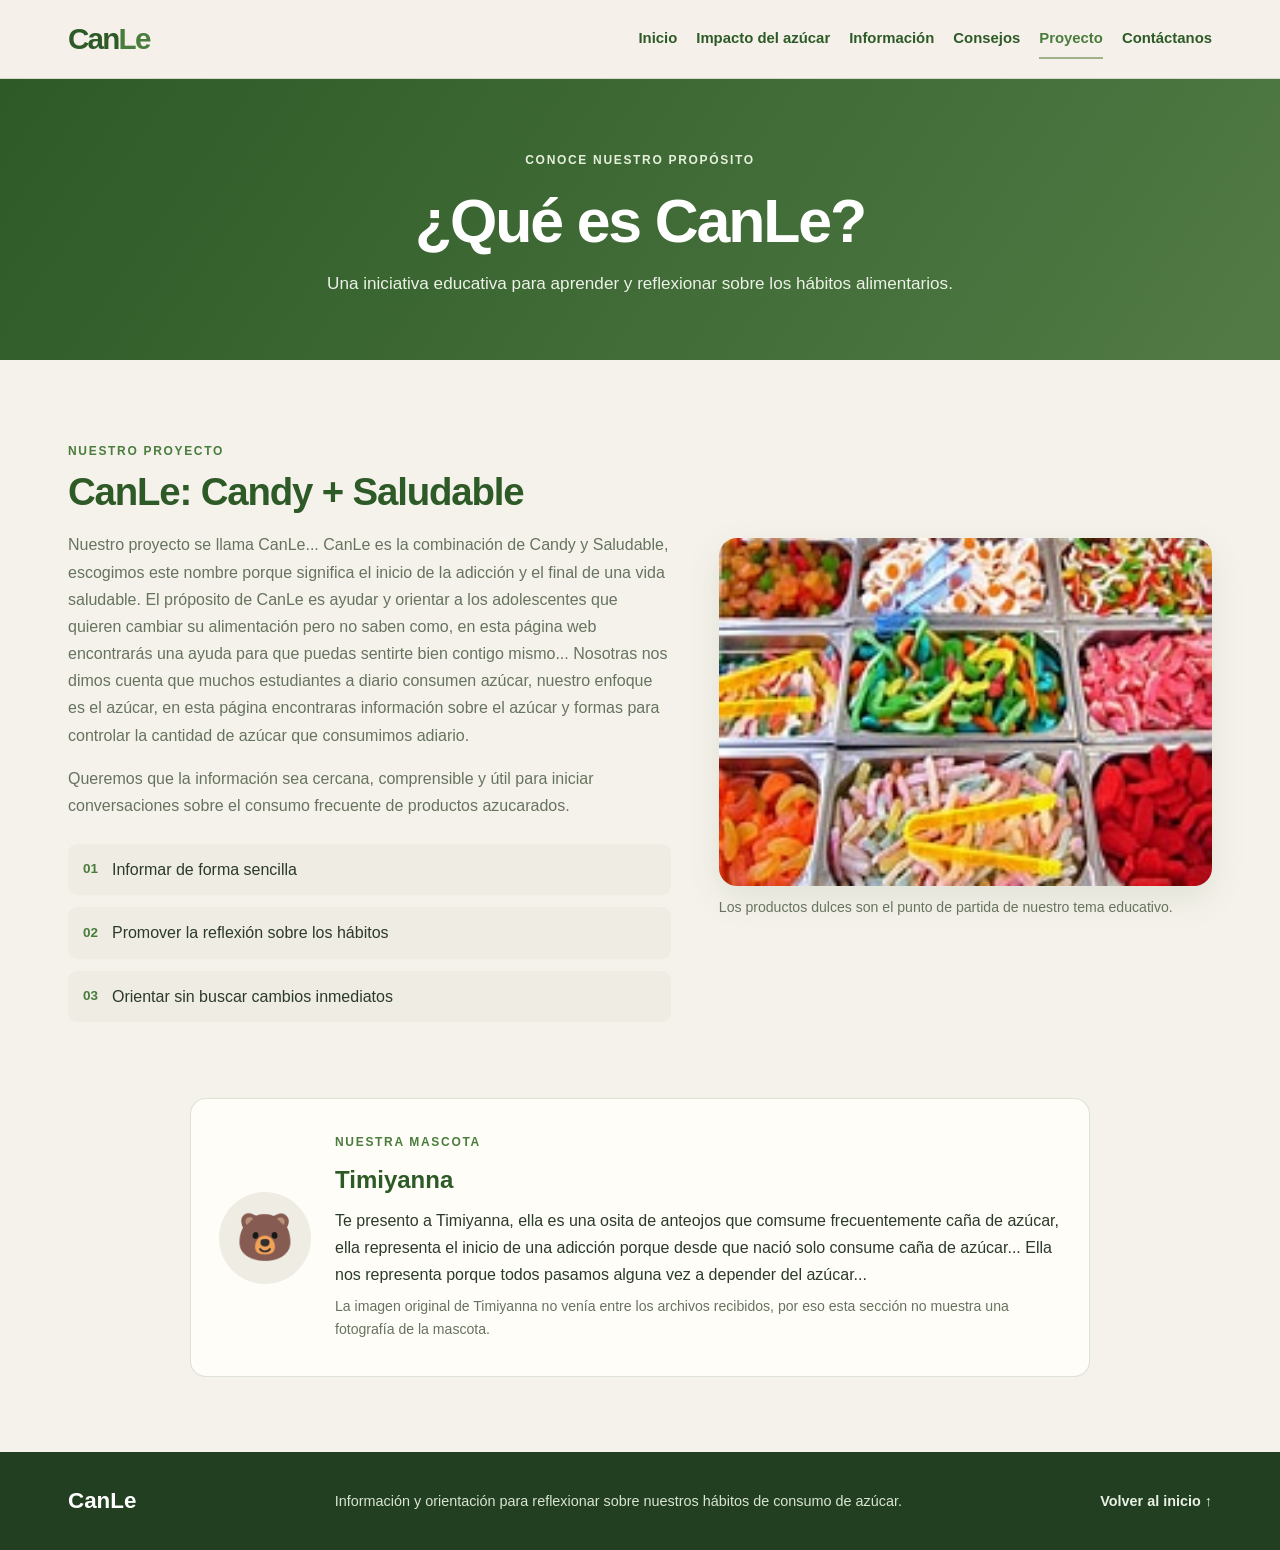
<file: proyecto.html>
<!DOCTYPE html>
<html lang="es">
<head>
  <meta charset="UTF-8">
  <meta name="viewport" content="width=device-width, initial-scale=1.0">
  <meta name="description" content="Conoce el objetivo educativo y la historia del proyecto CanLe.">
  <title>CanLe | Proyecto</title>
  <link rel="stylesheet" href="styles.css">
  
</head>
<body>
<header class="site-header">
  <div class="header-inner">
    <a class="logo" href="index.html" aria-label="CanLe, página principal">Can<span>Le</span></a>
    <nav class="nav-links" aria-label="Navegación principal"><a href="index.html">Inicio</a><a href="inicio.html">Impacto del azúcar</a><a href="informacion.html">Información</a><a href="consejos.html">Consejos</a><a href="proyecto.html" aria-current="page">Proyecto</a><a href="contactanos.html">Contáctanos</a></nav>
  </div>
</header>
<main><section class="page-banner"><span class="eyebrow eyebrow-light">Conoce nuestro propósito</span><h1>¿Qué es CanLe?</h1><p>Una iniciativa educativa para aprender y reflexionar sobre los hábitos alimentarios.</p></section>
<section class="section project-layout"><div class="project-copy"><span class="eyebrow">Nuestro proyecto</span><h2>CanLe: Candy + Saludable</h2><p>Nuestro proyecto se llama CanLe... CanLe es la combinación de Candy y Saludable, escogimos este nombre porque significa el inicio de la adicción y el final de una vida saludable. El próposito de CanLe es ayudar y orientar a los adolescentes que quieren cambiar su alimentación pero no saben como, en esta página web encontrarás una ayuda para que puedas sentirte bien contigo mismo... Nosotras nos dimos cuenta que muchos estudiantes a diario consumen azúcar, nuestro enfoque es el azúcar, en esta página encontraras información sobre el azúcar y formas para controlar la cantidad de azúcar que consumimos adiario.</p><p>Queremos que la información sea cercana, comprensible y útil para iniciar conversaciones sobre el consumo frecuente de productos azucarados.</p><div class="project-points"><div><strong>01</strong><span>Informar de forma sencilla</span></div><div><strong>02</strong><span>Promover la reflexión sobre los hábitos</span></div><div><strong>03</strong><span>Orientar sin buscar cambios inmediatos</span></div></div></div><figure class="project-image"><img src="assets/gomitas.jpg" alt="Gomitas y dulces, relacionados con el tema de CanLe"><figcaption>Los productos dulces son el punto de partida de nuestro tema educativo.</figcaption></figure></section>
<section class="mascot-section"><div class="mascot-mark" aria-hidden="true">🐻</div><div><span class="eyebrow">Nuestra mascota</span><h2>Timiyanna</h2><p>Te presento a Timiyanna, ella es una osita de anteojos que comsume frecuentemente caña de azúcar, ella representa el inicio de una adicción porque desde que nació solo consume caña de azúcar... Ella nos representa porque todos pasamos alguna vez a depender del azúcar...</p><p class="muted-note">La imagen original de Timiyanna no venía entre los archivos recibidos, por eso esta sección no muestra una fotografía de la mascota.</p></div></section></main>
<footer class="site-footer"><div class="footer-inner"><strong>CanLe</strong><p>Información y orientación para reflexionar sobre nuestros hábitos de consumo de azúcar.</p><a href="index.html">Volver al inicio ↑</a></div></footer>
</body>
</html>
</file>
<file: styles.css>
/* CanLe · estilos compartidos */
:root {
  --bg: #F5F2EB;
  --surface: #fffdf8;
  --card: #EFECE4;
  --green-dark: #2D5A27;
  --green: #4A7C3D;
  --green-light: #A3B18B;
  --green-accent: #588157;
  --text: #2b3a2a;
  --muted: #66735f;
  --border: rgba(45, 90, 39, .16);
  --shadow: 0 12px 35px rgba(45, 90, 39, .10);
}
* { box-sizing: border-box; }
html { scroll-behavior: smooth; }
body { margin: 0; background: var(--bg); color: var(--text); font-family: Arial, Helvetica, sans-serif; line-height: 1.7; }
img { display: block; max-width: 100%; }
a { color: inherit; }
.site-header { position: relative; z-index: 2; background: rgba(245, 242, 235, .96); border-bottom: 1px solid var(--border); }
.header-inner { max-width: 1200px; min-height: 78px; padding: 14px 28px; margin: 0 auto; display: flex; align-items: center; justify-content: space-between; gap: 22px; }
.logo { color: var(--green-dark); font-size: 1.85rem; font-weight: 900; text-decoration: none; letter-spacing: -.06em; flex-shrink: 0; }
.logo span { color: var(--green); }
.nav-links { display: flex; flex-wrap: wrap; align-items: center; justify-content: flex-end; gap: 7px 19px; }
.nav-links a { text-decoration: none; color: var(--green-dark); font-size: .93rem; font-weight: 700; padding: 6px 0; border-bottom: 2px solid transparent; }
.nav-links a:hover, .nav-links a[aria-current="page"] { color: var(--green); border-bottom-color: var(--green-light); }
.hero { min-height: 540px; padding: 80px 24px; display: flex; align-items: center; background-position: center; background-size: cover; }
.hero-home { min-height: min(76vh, 690px); background-image: linear-gradient(100deg, rgba(22, 47, 21, .85), rgba(26, 56, 28, .48)), url("assets/gomitas.jpg"); color: white; }
.hero-content { width: min(100%, 1050px); margin: 0 auto; }
.hero h1 { max-width: 850px; margin: 12px 0 18px; font-size: clamp(2.6rem, 6vw, 4.9rem); line-height: 1.08; letter-spacing: -.045em; }
.hero p { max-width: 680px; font-size: clamp(1rem, 2vw, 1.2rem); line-height: 1.7; }
.eyebrow { display: inline-block; margin-bottom: 8px; color: var(--green); text-transform: uppercase; letter-spacing: .14em; font-size: .75rem; font-weight: 800; }
.eyebrow-light { color: #e6f0dc; }
.hero-actions { display: flex; flex-wrap: wrap; gap: 12px; margin-top: 30px; }
.button { display: inline-flex; align-items: center; justify-content: center; min-height: 46px; border: 2px solid transparent; border-radius: 9px; padding: 11px 19px; font: inherit; font-weight: 700; text-decoration: none; cursor: pointer; transition: transform .2s ease, background .2s ease; }
.button:hover { transform: translateY(-2px); }
.button-primary { background: var(--green-dark); color: white; }
.button-primary:hover { background: var(--green); }
.button-outline { color: white; border-color: rgba(255,255,255,.75); background: transparent; }
.button-outline:hover { background: rgba(255,255,255,.12); }
.button-outline-dark { color: var(--green-dark); border-color: var(--green-light); background: transparent; }
.button-light { color: var(--green-dark); background: var(--bg); }
.section { max-width: 1200px; margin: 0 auto; padding: 76px 28px; }
.section-heading { max-width: 740px; margin: 0 auto 35px; text-align: center; }
.section-heading h2, .project-copy h2, .contact-copy h2 { margin: 0 0 12px; color: var(--green-dark); font-size: clamp(1.9rem, 3vw, 2.7rem); line-height: 1.2; letter-spacing: -.03em; }
.section-heading p { margin: 0; color: var(--muted); }
.feature-grid { display: grid; grid-template-columns: repeat(3, minmax(0, 1fr)); gap: 22px; }
.feature-card { overflow: hidden; background: var(--surface); border: 1px solid var(--border); border-radius: 15px; box-shadow: var(--shadow); transition: transform .22s ease, box-shadow .22s ease; }
.feature-card:hover { transform: translateY(-5px); box-shadow: 0 18px 40px rgba(45,90,39,.15); }
.feature-card img { width: 100%; height: 210px; object-fit: cover; }
.feature-copy { padding: 22px 23px 25px; }
.feature-copy h3 { margin: 0 0 8px; color: var(--green-dark); font-size: 1.25rem; }
.feature-copy p { color: var(--muted); margin: 0 0 15px; font-size: .96rem; }
.text-link { color: var(--green-dark); font-weight: 800; text-decoration: none; }
.text-link:hover { text-decoration: underline; }
.callout-section { display: flex; justify-content: space-between; align-items: center; gap: 28px; padding: 50px max(28px, calc((100% - 1144px) / 2)); color: white; background: var(--green-dark); }
.callout-section h2 { max-width: 700px; margin: 0 0 8px; font-size: clamp(1.7rem, 3vw, 2.4rem); line-height: 1.2; }
.callout-section p { max-width: 720px; margin: 0; color: #e1eadc; }
.page-hero { max-width: 1200px; margin: 0 auto; padding: 54px 28px 45px; display: grid; grid-template-columns: 1.05fr .95fr; align-items: center; gap: 42px; }
.page-hero-copy h1 { margin: 0 0 16px; color: var(--green-dark); font-size: clamp(2.5rem, 5vw, 4rem); line-height: 1.08; letter-spacing: -.04em; }
.page-hero-copy p { color: var(--muted); font-size: 1.08rem; margin: 0 0 25px; }
.page-hero img { width: 100%; height: 330px; object-fit: cover; border-radius: 18px; box-shadow: var(--shadow); }
.topic-grid { display: grid; grid-template-columns: repeat(3, minmax(0, 1fr)); gap: 20px; }
.topic-card { display: block; padding: 27px; text-decoration: none; background: var(--surface); border: 1px solid var(--border); border-radius: 14px; transition: transform .2s ease, border-color .2s ease; }
.topic-card:hover { transform: translateY(-4px); border-color: var(--green); }
.topic-number { color: var(--green); letter-spacing: .14em; font-size: .8rem; font-weight: 900; }
.topic-card h3 { margin: 12px 0 7px; font-size: 1.3rem; color: var(--green-dark); }
.topic-card p { margin: 0 0 18px; color: var(--muted); }
.image-band { display: grid; grid-template-columns: minmax(0, 1fr) minmax(0, 1fr); align-items: center; background: var(--card); }
.image-band img { width: 100%; height: 330px; object-fit: cover; }
.image-band div { max-width: 540px; padding: 38px 44px; }
.image-band h2 { margin: 0 0 10px; color: var(--green-dark); font-size: 2rem; line-height: 1.2; }
.image-band p { color: var(--muted); margin: 0 0 20px; }
.page-banner { padding: 66px 24px 62px; text-align: center; color: white; background: linear-gradient(125deg, var(--green-dark), #527b45); }
.page-banner h1 { margin: 8px auto 14px; font-size: clamp(2.4rem, 5vw, 3.8rem); line-height: 1.12; letter-spacing: -.035em; }
.page-banner p { max-width: 760px; margin: 0 auto; color: #ecf2e7; font-size: 1.07rem; }
.project-layout { display: grid; grid-template-columns: 1.1fr .9fr; gap: 48px; align-items: center; }
.project-copy p { color: var(--muted); }
.project-image { margin: 0; }
.project-image img { width: 100%; max-height: 420px; object-fit: cover; border-radius: 18px; box-shadow: var(--shadow); }
.project-image figcaption { margin-top: 10px; font-size: .88rem; color: var(--muted); }
.project-points { display: grid; gap: 12px; margin-top: 25px; }
.project-points div { display: flex; align-items: center; gap: 14px; padding: 12px 15px; border-radius: 9px; background: var(--card); }
.project-points strong { color: var(--green); font-size: .84rem; }
.mascot-section { display: flex; align-items: center; gap: 24px; max-width: 900px; margin: 0 auto 75px; padding: 28px; width: calc(100% - 56px); background: var(--surface); border: 1px solid var(--border); border-radius: 16px; }
.mascot-mark { display: grid; place-items: center; width: 92px; height: 92px; flex: 0 0 92px; border-radius: 50%; background: var(--card); font-size: 2.9rem; }
.mascot-section h2 { color: var(--green-dark); margin: 0 0 5px; }
.mascot-section p { margin: 6px 0; }
.muted-note { color: var(--muted); font-size: .88rem; }
.article-section { max-width: 1060px; }
.notice { padding: 16px 19px; margin-bottom: 28px; border-left: 4px solid var(--green); border-radius: 5px; background: #e9efe2; color: var(--text); }
.advice-grid { display: grid; grid-template-columns: 1fr 1fr; gap: 18px; }
.advice-card { padding: 24px; border-radius: 13px; border: 1px solid var(--border); background: var(--surface); }
.advice-card h2 { margin: 0 0 10px; color: var(--green-dark); font-size: 1.2rem; line-height: 1.3; }
.advice-card p { margin: 0; color: #465342; }
.advice-lead { grid-column: 1 / -1; background: var(--card); }
.information-page { max-width: 1020px; }
.info-feature { display: grid; grid-template-columns: 1.1fr .9fr; gap: 26px; align-items: center; margin-bottom: 26px; padding: 28px; background: var(--surface); border: 1px solid var(--border); border-radius: 15px; box-shadow: var(--shadow); }
.info-feature h2, .info-entry h2 { margin: 0 0 10px; font-size: 1.55rem; line-height: 1.3; color: var(--green-dark); }
.info-feature p, .info-entry p { margin: 0; color: #465342; }
.info-feature img { width: 100%; height: 190px; object-fit: cover; border-radius: 10px; }
.info-entry { padding: 24px 0; border-bottom: 1px solid var(--border); }
.article-image { width: 100%; object-fit: cover; border-radius: 12px; margin-top: 18px; }
.article-image-small { max-width: 360px; max-height: 200px; }
.type-chips { display: flex; flex-wrap: wrap; gap: 9px; margin: 18px 0 8px; }
.type-chips span { padding: 7px 12px; color: var(--green-dark); background: var(--card); border-radius: 999px; font-size: .88rem; font-weight: 700; }
.source-line { margin-top: 18px !important; font-size: .9rem; }
.source-line a { color: var(--green-dark); }
.contact-layout { display: grid; grid-template-columns: .9fr 1.1fr; gap: 54px; align-items: start; }
.contact-copy p { color: var(--muted); }
.contact-note { margin-top: 28px; padding: 19px; border-radius: 10px; background: var(--card); }
.contact-note p { margin-bottom: 0; font-size: .95rem; }
.contact-form { padding: 28px; background: var(--surface); border: 1px solid var(--border); border-radius: 15px; box-shadow: var(--shadow); }
.contact-form label { display: block; margin: 0 0 6px; color: var(--green-dark); font-weight: 700; }
.contact-form input, .contact-form textarea { display: block; width: 100%; margin-bottom: 17px; padding: 12px 13px; border: 1px solid #bdc8b4; border-radius: 8px; font: inherit; color: var(--text); background: white; }
.contact-form input:focus, .contact-form textarea:focus { outline: 3px solid rgba(74,124,61,.17); border-color: var(--green); }
.contact-form textarea { resize: vertical; }
.form-status { color: var(--green-dark); font-size: .93rem; font-weight: 700; }
.site-footer { padding: 30px 28px; background: #233f21; color: white; }
.footer-inner { max-width: 1144px; margin: 0 auto; display: flex; gap: 16px; align-items: center; justify-content: space-between; flex-wrap: wrap; }
.footer-inner strong { font-size: 1.4rem; }
.footer-inner p { margin: 0; color: #d9e5d3; font-size: .9rem; }
.footer-inner a { color: #e9f1e4; text-decoration: none; font-weight: 700; font-size: .9rem; }
.footer-inner a:hover { text-decoration: underline; }
@media (max-width: 900px) {
  .header-inner { align-items: flex-start; flex-direction: column; gap: 8px; }
  .nav-links { justify-content: flex-start; }
  .feature-grid, .topic-grid { grid-template-columns: 1fr 1fr; }
  .page-hero, .project-layout, .contact-layout { grid-template-columns: 1fr; }
  .page-hero { gap: 25px; }
  .page-hero img { height: 300px; }
  .project-image { max-width: 620px; }
}
@media (max-width: 620px) {
  .header-inner { padding: 12px 18px; }
  .nav-links { gap: 5px 14px; }
  .nav-links a { font-size: .86rem; }
  .hero { min-height: 500px; padding: 64px 20px; }
  .hero h1 { font-size: 2.6rem; }
  .section { padding: 54px 20px; }
  .feature-grid, .topic-grid, .advice-grid, .info-feature, .image-band { grid-template-columns: 1fr; }
  .feature-card img { height: 220px; }
  .callout-section { padding: 42px 22px; align-items: flex-start; flex-direction: column; }
  .image-band img { height: 230px; }
  .image-band div { padding: 30px 22px 36px; }
  .page-banner { padding: 50px 20px; }
  .advice-lead { grid-column: auto; }
  .info-feature { padding: 20px; }
  .mascot-section { flex-direction: column; align-items: flex-start; margin-bottom: 48px; width: calc(100% - 40px); padding: 22px; }
  .contact-form { padding: 20px; }
  .footer-inner { align-items: flex-start; flex-direction: column; }
}
@media (prefers-reduced-motion: reduce) { html { scroll-behavior: auto; } *, *::before, *::after { transition-duration: .01ms !important; animation-duration: .01ms !important; } }
</file>
